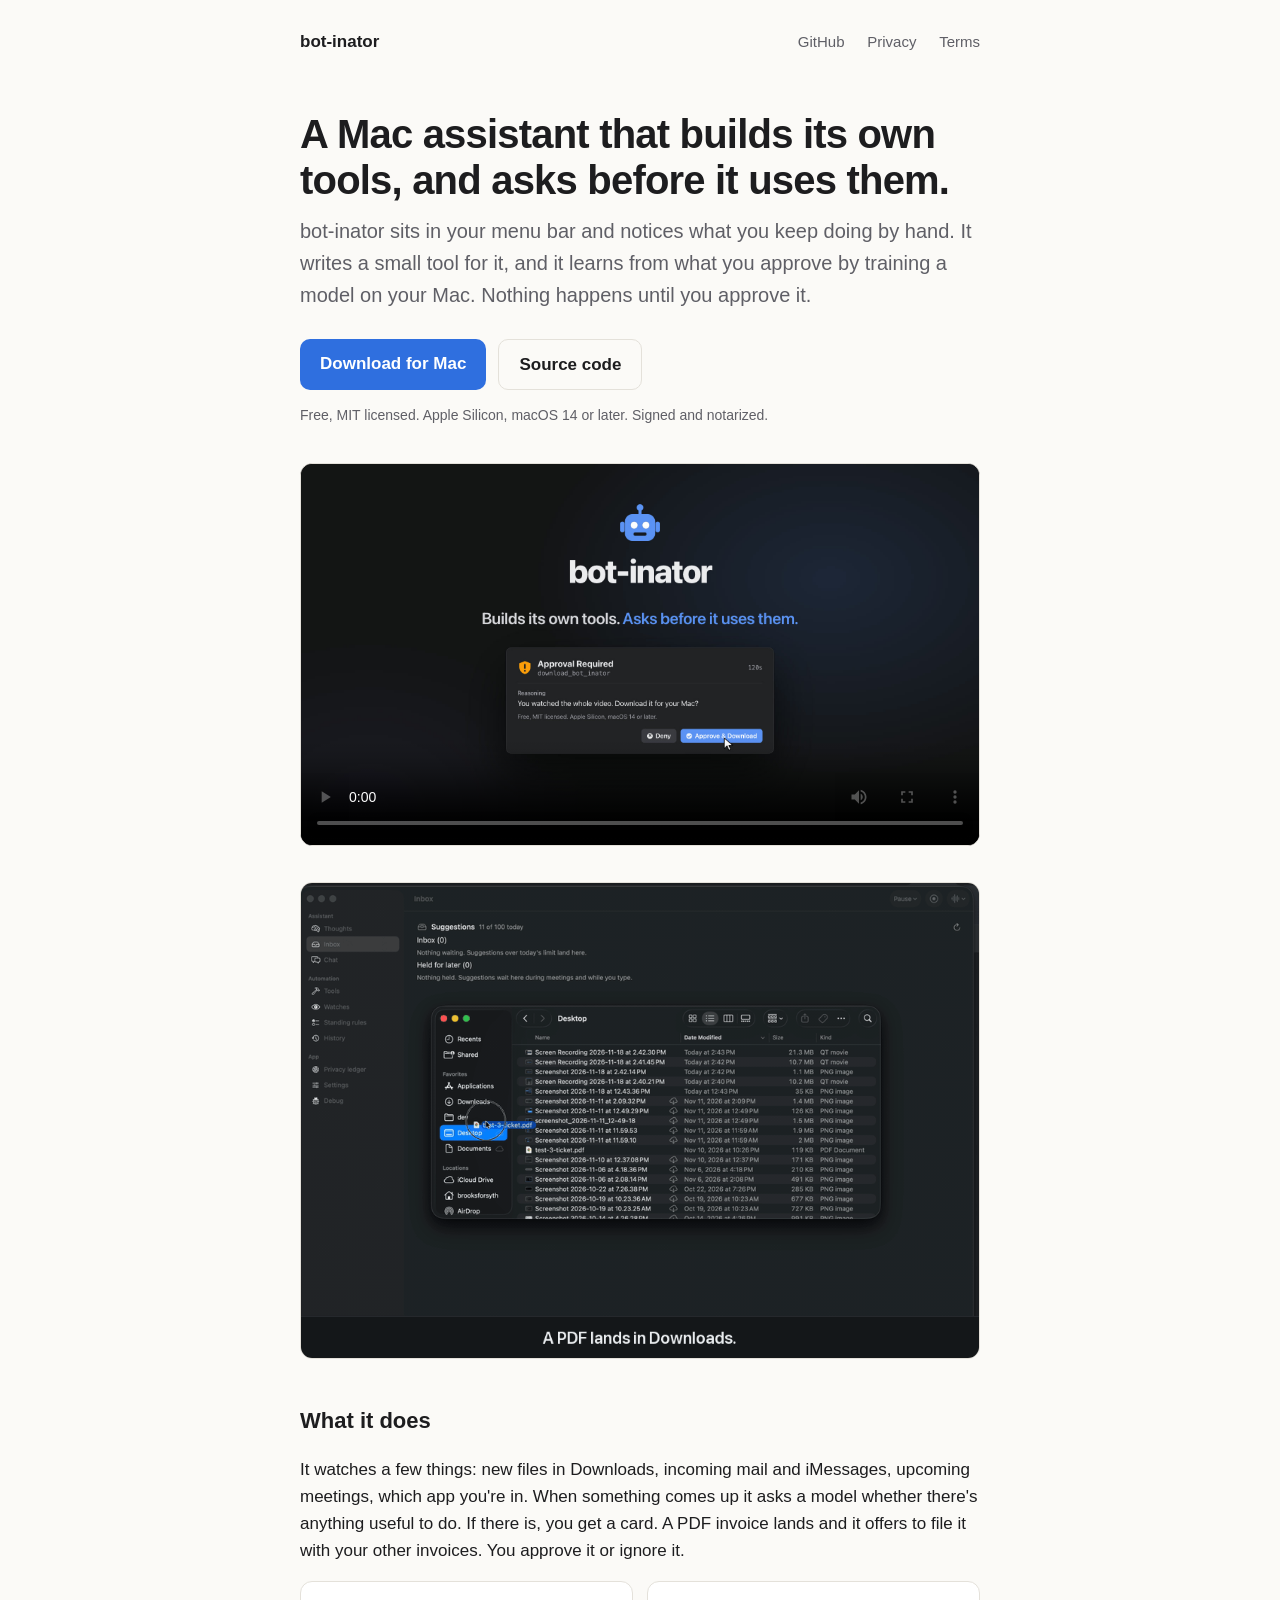
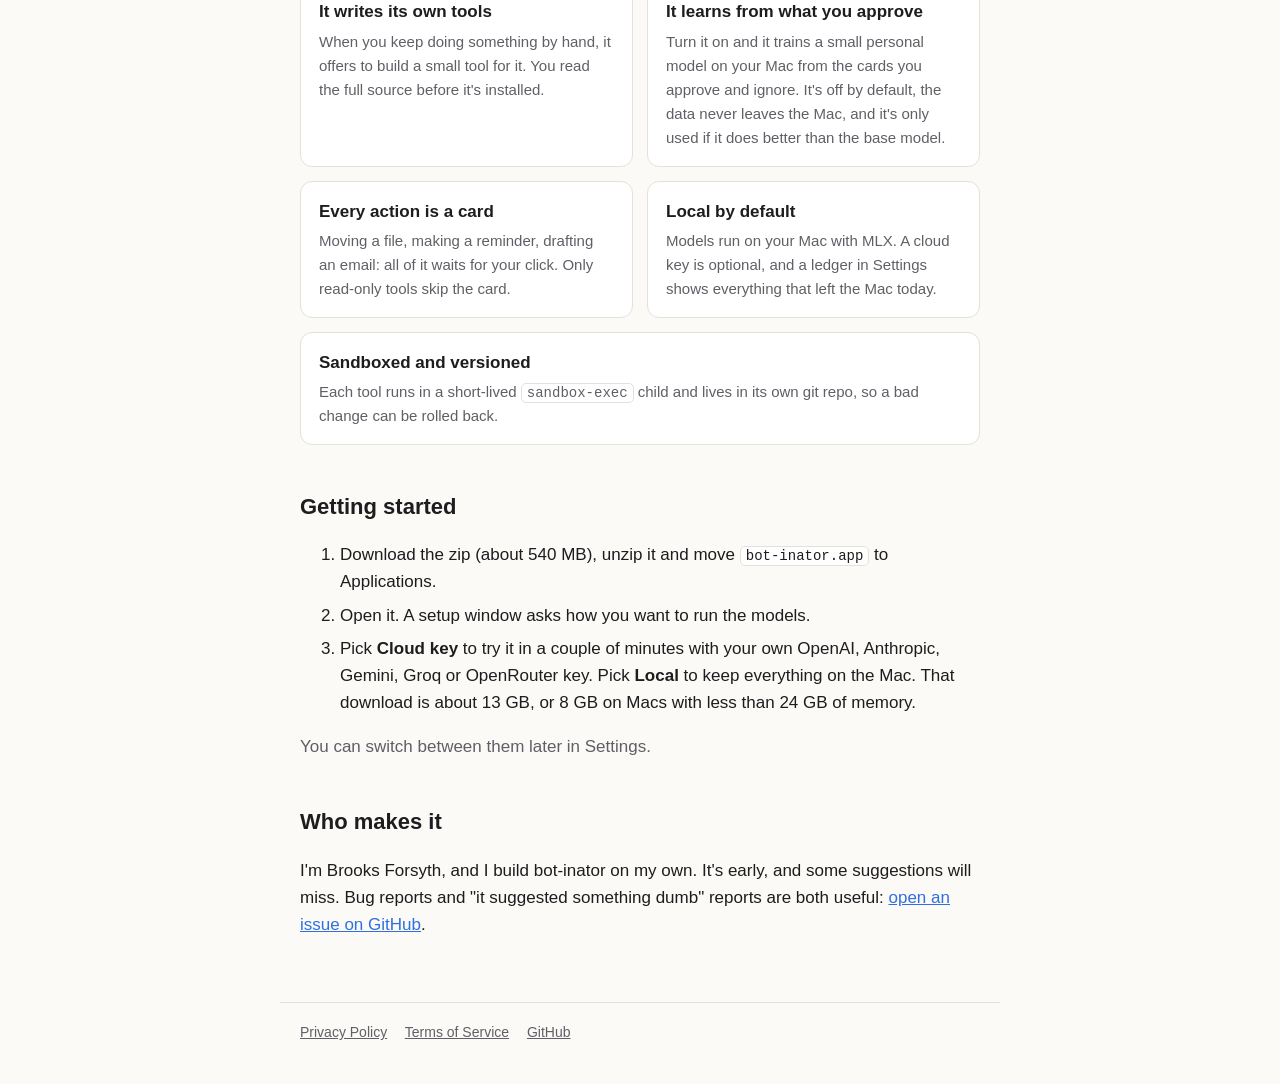
<file: docs/index.html>
<!doctype html>
<html lang="en">
<head>
<meta charset="utf-8">
<meta name="viewport" content="width=device-width, initial-scale=1">
<title>bot-inator</title>
<meta name="description" content="A menu bar app for Mac that builds its own tools for what you do by hand and asks before it uses them. Runs on local models by default.">
<link rel="stylesheet" href="style.css">
</head>
<body>
<header>
  <a class="name" href="./">bot-inator</a>
  <nav>
    <a href="https://github.com/Bforsyth1234/bot-inator">GitHub</a>
    <a href="privacy.html">Privacy</a>
    <a href="terms.html">Terms</a>
  </nav>
</header>
<main>
  <h1>A Mac assistant that builds its own tools, and asks before it uses them.</h1>
  <p class="lede">bot-inator sits in your menu bar and notices what you keep doing by hand. It writes a small tool for it, and it learns from what you approve by training a model on your Mac. Nothing happens until you approve it.</p>
  <div class="buttons">
    <a class="button" href="https://github.com/Bforsyth1234/bot-inator/releases/latest">Download for Mac</a>
    <a class="button secondary" href="https://github.com/Bforsyth1234/bot-inator">Source code</a>
  </div>
  <p class="small">Free, MIT licensed. Apple Silicon, macOS 14 or later. Signed and notarized.</p>

  <video class="demo launch" controls playsinline preload="metadata" poster="media/launch.jpg" aria-label="20-second launch video: bot-inator offers to file a PDF, writes its own tool, and asks before each action">
    <source src="media/launch.mp4" type="video/mp4">
  </video>

  <img class="demo" src="demo.gif" alt="A PDF lands in Downloads, bot-inator offers to file it, and it is moved after approval">

  <h2>What it does</h2>
  <p>It watches a few things: new files in Downloads, incoming mail and iMessages, upcoming meetings, which app you're in. When something comes up it asks a model whether there's anything useful to do. If there is, you get a card. A PDF invoice lands and it offers to file it with your other invoices. You approve it or ignore it.</p>

  <div class="grid">
    <div class="card"><h3>It writes its own tools</h3><p>When you keep doing something by hand, it offers to build a small tool for it. You read the full source before it's installed.</p></div>
    <div class="card"><h3>It learns from what you approve</h3><p>Turn it on and it trains a small personal model on your Mac from the cards you approve and ignore. It's off by default, the data never leaves the Mac, and it's only used if it does better than the base model.</p></div>
    <div class="card"><h3>Every action is a card</h3><p>Moving a file, making a reminder, drafting an email: all of it waits for your click. Only read-only tools skip the card.</p></div>
    <div class="card"><h3>Local by default</h3><p>Models run on your Mac with MLX. A cloud key is optional, and a ledger in Settings shows everything that left the Mac today.</p></div>
    <div class="card"><h3>Sandboxed and versioned</h3><p>Each tool runs in a short-lived <code>sandbox-exec</code> child and lives in its own git repo, so a bad change can be rolled back.</p></div>
  </div>

  <h2>Getting started</h2>
  <ol>
    <li>Download the zip (about 540 MB), unzip it and move <code>bot-inator.app</code> to Applications.</li>
    <li>Open it. A setup window asks how you want to run the models.</li>
    <li>Pick <strong>Cloud key</strong> to try it in a couple of minutes with your own OpenAI, Anthropic, Gemini, Groq or OpenRouter key. Pick <strong>Local</strong> to keep everything on the Mac. That download is about 13 GB, or 8 GB on Macs with less than 24 GB of memory.</li>
  </ol>
  <p class="muted">You can switch between them later in Settings.</p>

  <h2>Who makes it</h2>
  <p>I'm Brooks Forsyth, and I build bot-inator on my own. It's early, and some suggestions will miss. Bug reports and "it suggested something dumb" reports are both useful: <a href="https://github.com/Bforsyth1234/bot-inator/issues">open an issue on GitHub</a>.</p>
</main>
<footer>
  <a href="privacy.html">Privacy Policy</a>
  <a href="terms.html">Terms of Service</a>
  <a href="https://github.com/Bforsyth1234/bot-inator">GitHub</a>
</footer>
</body>
</html>
</file>
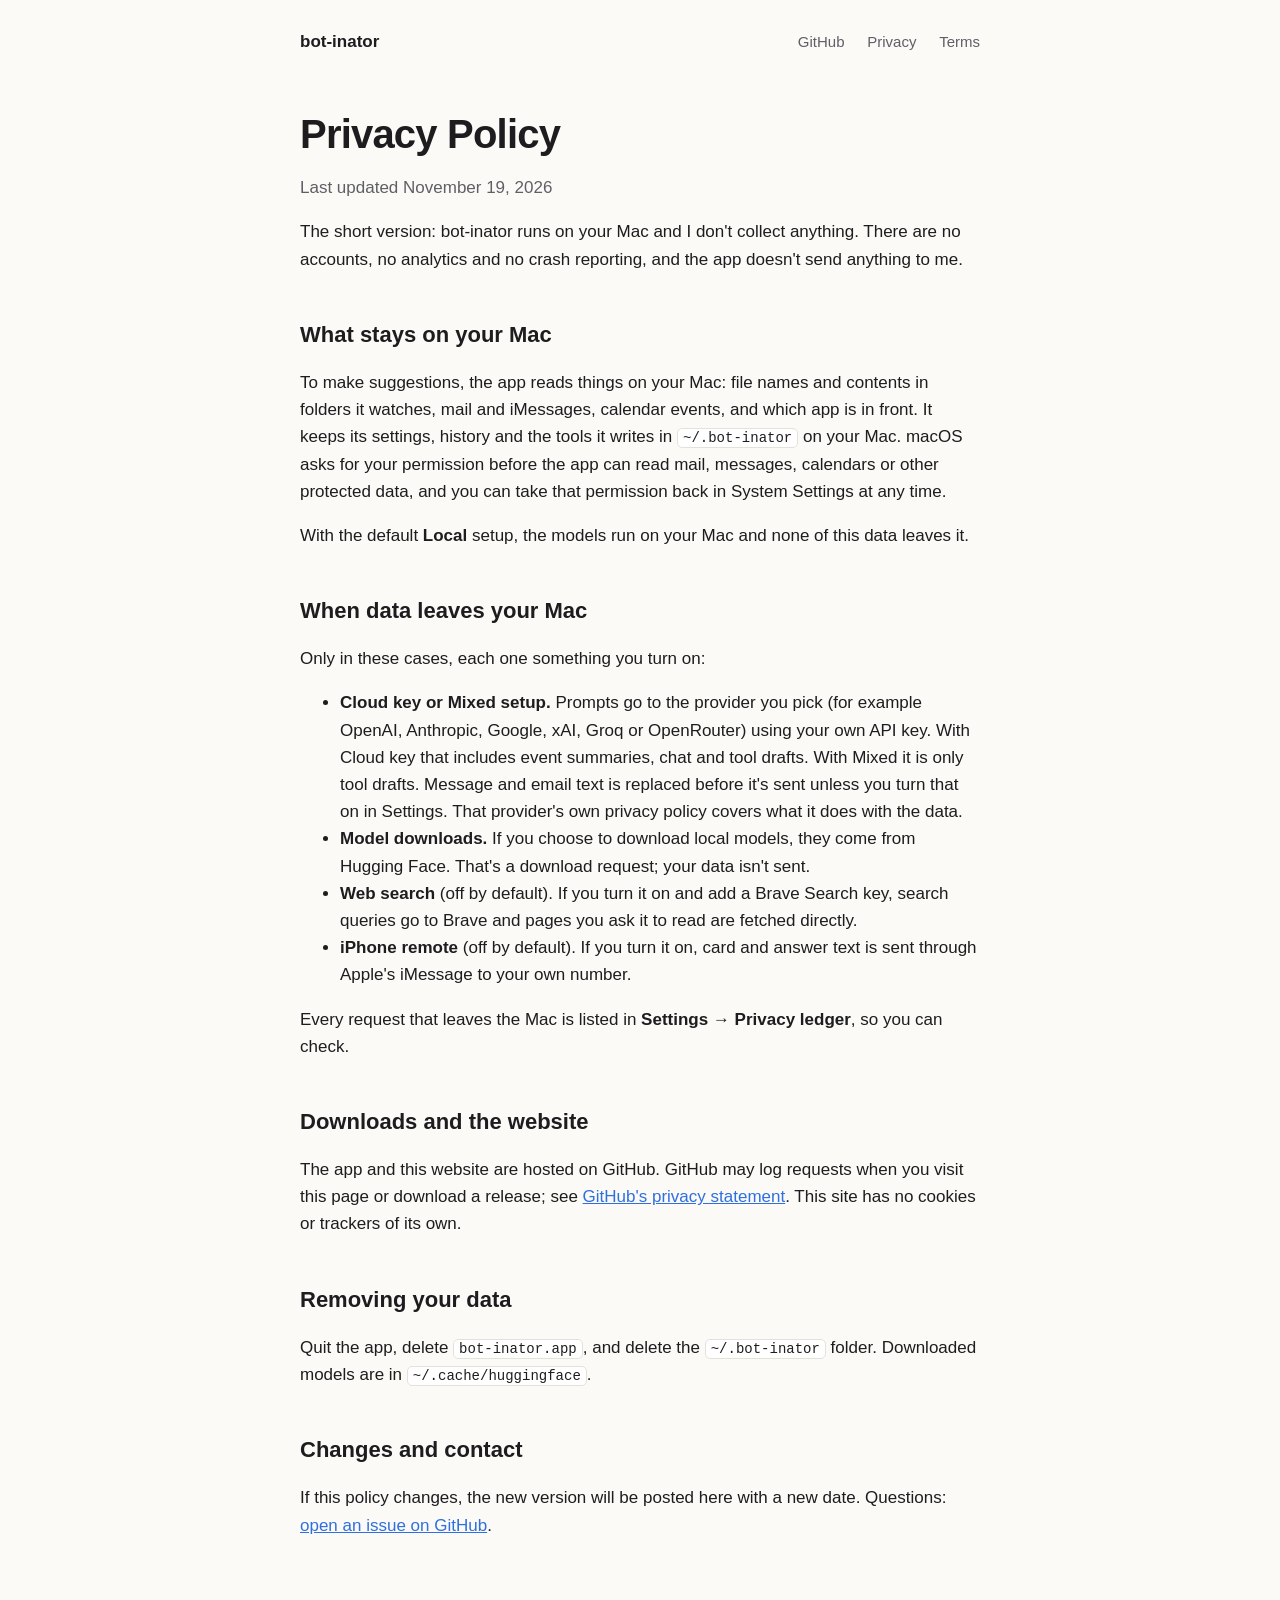
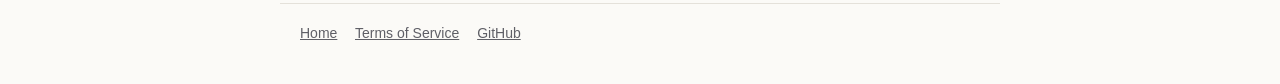
<file: docs/privacy.html>
<!doctype html>
<html lang="en">
<head>
<meta charset="utf-8">
<meta name="viewport" content="width=device-width, initial-scale=1">
<title>Privacy Policy · bot-inator</title>
<link rel="stylesheet" href="style.css">
</head>
<body>
<header>
  <a class="name" href="./">bot-inator</a>
  <nav>
    <a href="https://github.com/Bforsyth1234/bot-inator">GitHub</a>
    <a href="privacy.html">Privacy</a>
    <a href="terms.html">Terms</a>
  </nav>
</header>
<main>
  <h1>Privacy Policy</h1>
  <p class="muted">Last updated November 19, 2026</p>

  <p>The short version: bot-inator runs on your Mac and I don't collect anything. There are no accounts, no analytics and no crash reporting, and the app doesn't send anything to me.</p>

  <h2>What stays on your Mac</h2>
  <p>To make suggestions, the app reads things on your Mac: file names and contents in folders it watches, mail and iMessages, calendar events, and which app is in front. It keeps its settings, history and the tools it writes in <code>~/.bot-inator</code> on your Mac. macOS asks for your permission before the app can read mail, messages, calendars or other protected data, and you can take that permission back in System Settings at any time.</p>
  <p>With the default <strong>Local</strong> setup, the models run on your Mac and none of this data leaves it.</p>

  <h2>When data leaves your Mac</h2>
  <p>Only in these cases, each one something you turn on:</p>
  <ul>
    <li><strong>Cloud key or Mixed setup.</strong> Prompts go to the provider you pick (for example OpenAI, Anthropic, Google, xAI, Groq or OpenRouter) using your own API key. With Cloud key that includes event summaries, chat and tool drafts. With Mixed it is only tool drafts. Message and email text is replaced before it's sent unless you turn that on in Settings. That provider's own privacy policy covers what it does with the data.</li>
    <li><strong>Model downloads.</strong> If you choose to download local models, they come from Hugging Face. That's a download request; your data isn't sent.</li>
    <li><strong>Web search</strong> (off by default). If you turn it on and add a Brave Search key, search queries go to Brave and pages you ask it to read are fetched directly.</li>
    <li><strong>iPhone remote</strong> (off by default). If you turn it on, card and answer text is sent through Apple's iMessage to your own number.</li>
  </ul>
  <p>Every request that leaves the Mac is listed in <strong>Settings → Privacy ledger</strong>, so you can check.</p>

  <h2>Downloads and the website</h2>
  <p>The app and this website are hosted on GitHub. GitHub may log requests when you visit this page or download a release; see <a href="https://docs.github.com/en/site-policy/privacy-policies/github-general-privacy-statement">GitHub's privacy statement</a>. This site has no cookies or trackers of its own.</p>

  <h2>Removing your data</h2>
  <p>Quit the app, delete <code>bot-inator.app</code>, and delete the <code>~/.bot-inator</code> folder. Downloaded models are in <code>~/.cache/huggingface</code>.</p>

  <h2>Changes and contact</h2>
  <p>If this policy changes, the new version will be posted here with a new date. Questions: <a href="https://github.com/Bforsyth1234/bot-inator/issues">open an issue on GitHub</a>.</p>
</main>
<footer>
  <a href="./">Home</a>
  <a href="terms.html">Terms of Service</a>
  <a href="https://github.com/Bforsyth1234/bot-inator">GitHub</a>
</footer>
</body>
</html>
</file>
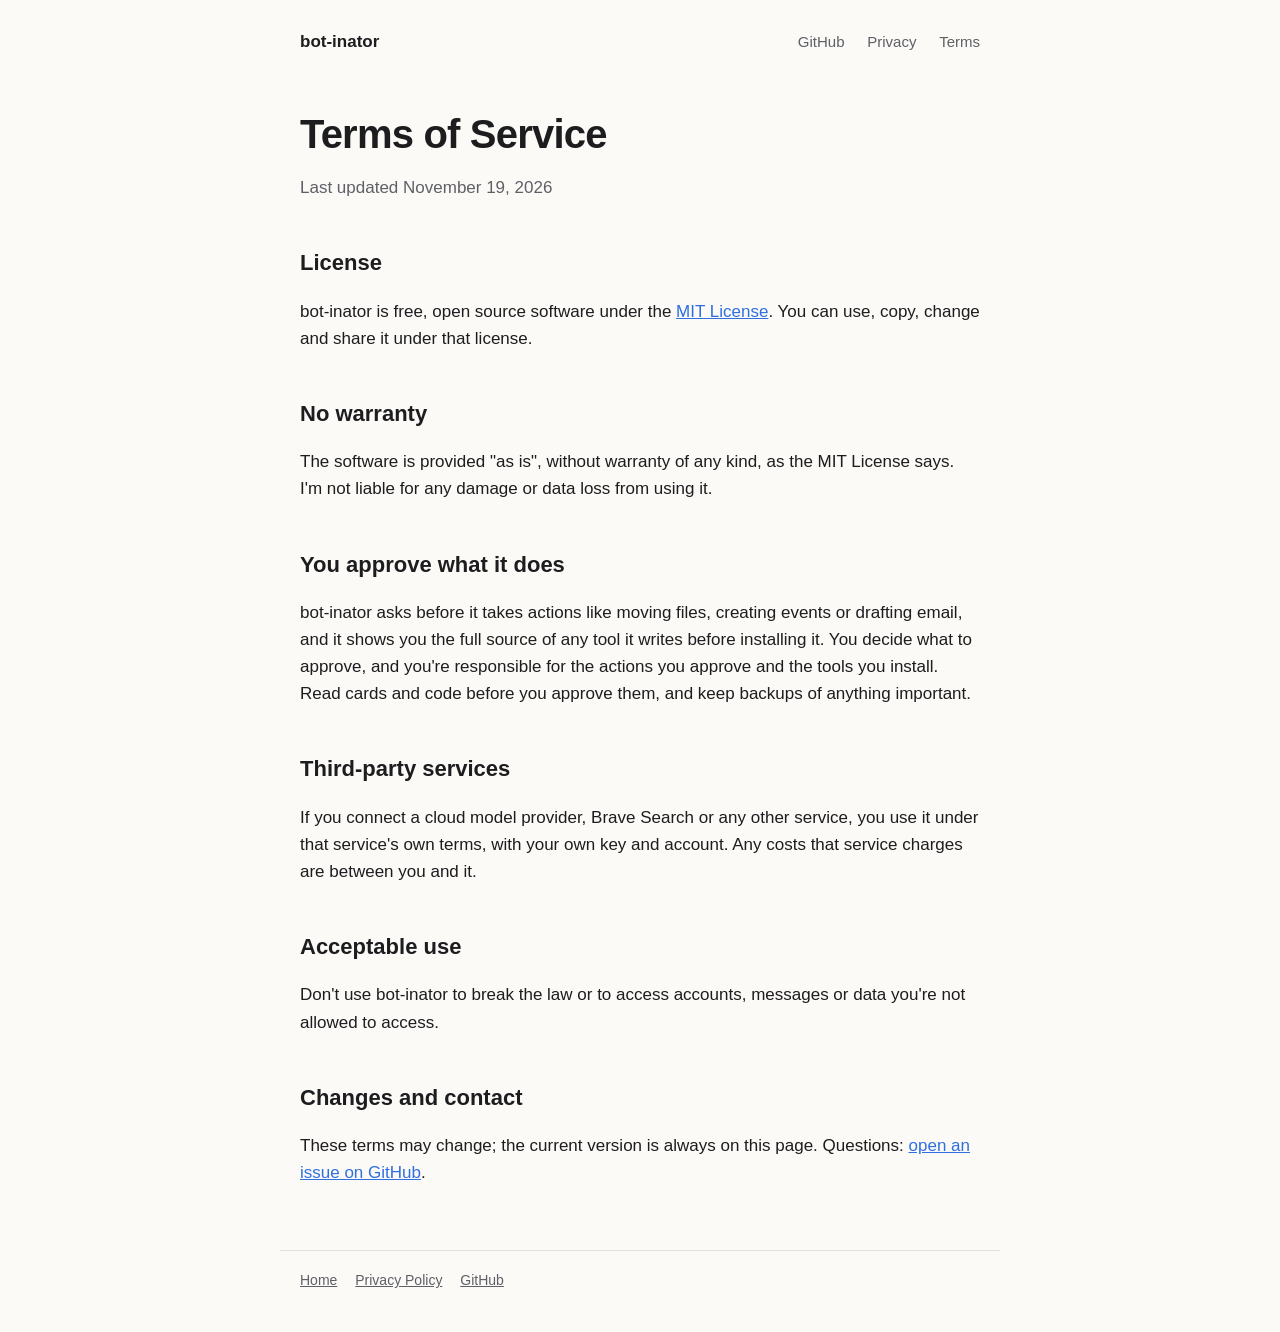
<file: docs/terms.html>
<!doctype html>
<html lang="en">
<head>
<meta charset="utf-8">
<meta name="viewport" content="width=device-width, initial-scale=1">
<title>Terms of Service · bot-inator</title>
<link rel="stylesheet" href="style.css">
</head>
<body>
<header>
  <a class="name" href="./">bot-inator</a>
  <nav>
    <a href="https://github.com/Bforsyth1234/bot-inator">GitHub</a>
    <a href="privacy.html">Privacy</a>
    <a href="terms.html">Terms</a>
  </nav>
</header>
<main>
  <h1>Terms of Service</h1>
  <p class="muted">Last updated November 19, 2026</p>

  <h2>License</h2>
  <p>bot-inator is free, open source software under the <a href="https://github.com/Bforsyth1234/bot-inator/blob/main/LICENSE">MIT License</a>. You can use, copy, change and share it under that license.</p>

  <h2>No warranty</h2>
  <p>The software is provided "as is", without warranty of any kind, as the MIT License says. I'm not liable for any damage or data loss from using it.</p>

  <h2>You approve what it does</h2>
  <p>bot-inator asks before it takes actions like moving files, creating events or drafting email, and it shows you the full source of any tool it writes before installing it. You decide what to approve, and you're responsible for the actions you approve and the tools you install. Read cards and code before you approve them, and keep backups of anything important.</p>

  <h2>Third-party services</h2>
  <p>If you connect a cloud model provider, Brave Search or any other service, you use it under that service's own terms, with your own key and account. Any costs that service charges are between you and it.</p>

  <h2>Acceptable use</h2>
  <p>Don't use bot-inator to break the law or to access accounts, messages or data you're not allowed to access.</p>

  <h2>Changes and contact</h2>
  <p>These terms may change; the current version is always on this page. Questions: <a href="https://github.com/Bforsyth1234/bot-inator/issues">open an issue on GitHub</a>.</p>
</main>
<footer>
  <a href="./">Home</a>
  <a href="privacy.html">Privacy Policy</a>
  <a href="https://github.com/Bforsyth1234/bot-inator">GitHub</a>
</footer>
</body>
</html>
</file>
<file: docs/style.css>
:root {
  --bg: #fbfaf7;
  --text: #1d1d1f;
  --muted: #5f5f66;
  --line: #e4e1da;
  --card: #ffffff;
  --accent: #2f6fdf;
  --accent-text: #ffffff;
}
@media (prefers-color-scheme: dark) {
  :root {
    --bg: #141416;
    --text: #ececef;
    --muted: #a0a0a8;
    --line: #2c2c31;
    --card: #1c1c20;
    --accent: #5b93f5;
    --accent-text: #0b1220;
  }
}
* { box-sizing: border-box; }
body {
  margin: 0;
  background: var(--bg);
  color: var(--text);
  font: 17px/1.6 -apple-system, BlinkMacSystemFont, "SF Pro Text", "Helvetica Neue", sans-serif;
}
main, header, footer { max-width: 720px; margin: 0 auto; padding: 0 20px; }
header { padding-top: 28px; display: flex; justify-content: space-between; align-items: center; }
header a.name { font-weight: 700; color: var(--text); text-decoration: none; }
nav a { color: var(--muted); margin-left: 18px; text-decoration: none; font-size: 15px; }
nav a:hover { color: var(--text); }
h1 { font-size: 40px; line-height: 1.15; letter-spacing: -0.02em; margin: 56px 0 12px; }
h2 { font-size: 22px; margin: 44px 0 8px; }
h3 { font-size: 17px; margin: 24px 0 4px; }
p, li { color: var(--text); }
.lede { font-size: 20px; color: var(--muted); margin: 0 0 28px; }
.muted { color: var(--muted); }
a { color: var(--accent); }
.buttons { display: flex; gap: 12px; flex-wrap: wrap; margin-bottom: 10px; }
.button {
  display: inline-block; padding: 11px 20px; border-radius: 10px;
  background: var(--accent); color: var(--accent-text);
  font-weight: 600; text-decoration: none;
}
.button.secondary { background: transparent; color: var(--text); border: 1px solid var(--line); }
.small { font-size: 14px; color: var(--muted); }
.demo {
  display: block; width: 100%; height: auto; margin: 36px 0 8px;
  border-radius: 12px; border: 1px solid var(--line);
}
video.demo { background: #141416; }
.grid { display: grid; grid-template-columns: 1fr 1fr; gap: 14px; margin-top: 16px; }
.card { background: var(--card); border: 1px solid var(--line); border-radius: 12px; padding: 16px 18px; }
.card h3 { margin-top: 0; }
.card p { margin: 0; color: var(--muted); font-size: 15px; }
.grid .card:last-child:nth-child(odd) { grid-column: 1 / -1; }
ol li { margin-bottom: 6px; }
code { font: 14px ui-monospace, SFMono-Regular, Menlo, monospace; background: var(--card); border: 1px solid var(--line); border-radius: 5px; padding: 1px 5px; }
footer { margin-top: 64px; padding-bottom: 40px; border-top: 1px solid var(--line); padding-top: 18px; font-size: 14px; color: var(--muted); }
footer a { color: var(--muted); margin-right: 14px; }
@media (max-width: 600px) {
  h1 { font-size: 31px; margin-top: 36px; }
  .grid { grid-template-columns: 1fr; }
  nav a { margin-left: 12px; }
}
</file>
